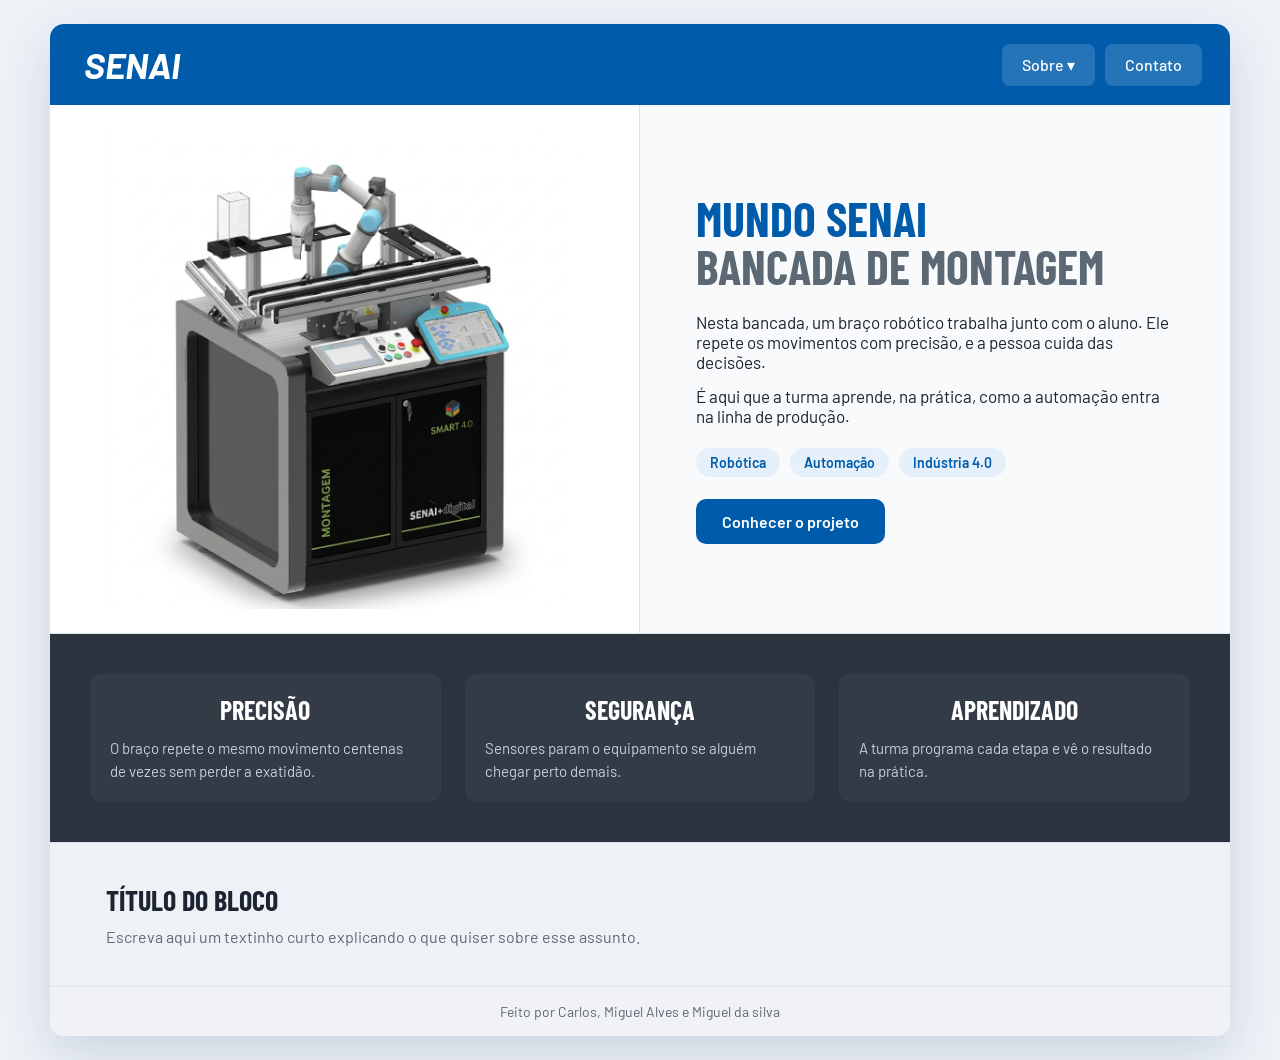
<file: mundoSenai.html>
<!DOCTYPE html>
<html lang="pt-BR">
<head>
  <meta charset="utf-8">
  <meta name="viewport" content="width=device-width, initial-scale=1">
  <title>Mundo SENAI – Bancada de montagem</title>
  <link rel="stylesheet" href="https://fonts.googleapis.com/css2?family=Barlow:wght@400;500;600&family=Barlow+Condensed:wght@700&display=swap">
  <link rel="stylesheet" href="./style.css">
  <script src="./script.js"defer></script>
</head>
<body>
<div class="site">
  <header>
    <button class="logo" onclick="mostrarPagina('bancada')">SENAI</button>

    <nav>
      <div class="caixa-menu">
        <button class="botao-menu" onclick="alternarMenu()">Sobre ▾</button>
        <ul class="lista-menu" id="menuSobre">
          <li><button onclick="mostrarPagina('bancada')"><span class="bolinha-icone"></span> Bancada de montagem</button></li>
          <li><button onclick="mostrarPagina('projeto')"><span class="bolinha-icone"></span> Projeto</button></li>
          <li><button onclick="mostrarPagina('projeto')"><span class="bolinha-icone"></span> Projeto</button></li>
          <li><button onclick="mostrarPagina('projeto')"><span class="bolinha-icone"></span> Projeto</button></li>
          <li><button onclick="mostrarPagina('projeto')"><span class="bolinha-icone"></span> Projeto</button></li>
          <li><button onclick="mostrarPagina('projeto')"><span class="bolinha-icone"></span> Projeto</button></li>
        </ul>
      </div>
      <button class="botao-menu" onclick="mostrarPagina('contato')">Contato</button>
    </nav>
  </header>

  <main>
    <section class="pagina ativa" id="bancada">
      <div class="coluna-imagem">
        <img src="./bancada_montagem.jpg" alt="bancada">
      </div>
      <div class="coluna-texto">
        <h1><span class="linha-azul">Mundo SENAI</span><span class="linha-cinza">Bancada de montagem</span></h1>
        <p>Nesta bancada, um braço robótico trabalha junto com o aluno. Ele repete os movimentos com precisão, e a pessoa cuida das decisões.</p>
        <p>É aqui que a turma aprende, na prática, como a automação entra na linha de produção.</p>
        <ul class="tags"><li>Robótica</li><li>Automação</li><li>Indústria 4.0</li></ul>
        <button class="botao-acao" onclick="mostrarPagina('projeto')">Conhecer o projeto</button>
      </div>
      <div class="bloco-extra">
        <div class="grade-extra">
          <div class="item-extra">
            <h3>Precisão</h3>
            <p>O braço repete o mesmo movimento centenas de vezes sem perder a exatidão.</p>
          </div>
          <div class="item-extra">
            <h3>Segurança</h3>
            <p>Sensores param o equipamento se alguém chegar perto demais.</p>
          </div>
          <div class="item-extra">
            <h3>Aprendizado</h3>
            <p>A turma programa cada etapa e vê o resultado na prática.</p>
          </div>
        </div>
      </div>

      <div class="bloco-simples">
        <h2>Título do bloco</h2>
        <p>Escreva aqui um textinho curto explicando o que quiser sobre esse assunto.</p>
      </div>
    </section>

    <section class="pagina" id="projeto">
      <div class="coluna-imagem">
        <img src="./bancada_montagem.jpg" alt="bancada">
      </div>
      <div class="coluna-texto">
        <h1><span class="linha-azul">O projeto</span><span class="linha-cinza">Como funciona</span></h1>
        <p>O braço pega peças e encaixa em sequência. A turma programa a velocidade, o caminho e os pontos de parada.</p>
        <p>O objetivo é simular, com segurança, uma linha de montagem de verdade.</p>
        <ul class="tags"><li>Programação</li><li>Segurança</li></ul>
      </div>
    </section>

    <!-- Página 3: Equipe -->
    <section class="pagina" id="equipe">
      <div class="coluna-imagem">

      </div>
      <div class="coluna-texto">
        <h1><span class="linha-azul">Equipe</span><span class="linha-cinza">Quem fez este site</span></h1>
        <ul class="lista-equipe">
          <li><span class="avatar">C</span> Carlos</li>
          <li><span class="avatar">M</span> Miguel Alves</li>
          <li><span class="avatar">M</span> Miguel da Silva</li>
        </ul>
      </div>
    </section>

    <!-- Página 4: Contato -->
    <section class="pagina" id="contato">
      <div class="coluna-texto">
        <h1><span class="linha-azul">Contato</span><span class="linha-cinza">Fale com a gente</span></h1>
        <p>Quer saber mais sobre a bancada? Escreva pra gente.</p>
        <button class="botao-acao" onclick="mostrarPagina('equipe')">Integrantes</button>
      </div>
    </section>

  </main>

  <footer>Feito por Carlos, Miguel Alves e Miguel da silva</footer>
</div>
</body>
</html>
</file>
<file: style.css>
/* ===================================================
   CORES E FONTE — mude aqui pra mudar o site inteiro
=================================================== */
:root {
  --azul: #005CAB;
  --azul-escuro: #00417a;
  --azul-clarinho: #e6f0fa;
  --fundo: #eef2f7;
  --texto: #1b2430;
  --cinza: #5d6875;
  --borda: #d9e1ea;
  --fundo-alt: #dfe6ee;
}

/* box-sizing global: padding e borda contam DENTRO da largura do elemento,
   assim não precisa fazer conta pra descobrir o tamanho final de nada */
* {
  box-sizing: border-box;
}

body {
  margin: 0;
  font-family: Barlow, sans-serif;
  background: var(--fundo);
  color: var(--texto);
  display: flex;
  justify-content: center;
  padding: 24px;
}

/* caixa branca principal que contém o site inteiro */
.site {
  max-width: 1180px;
  width: 100%;
  background: white;
  border-radius: 14px;
  overflow: hidden;
  box-shadow: 0 18px 50px rgba(0, 50, 100, 0.15);
}

/* ===================================================
   CABEÇALHO
=================================================== */
header {
  background: var(--azul);
  display: flex;
  align-items: center;
  justify-content: space-between;
  padding: 18px 28px;
}

.logo {
  color: white;
  font: italic 700 36px Barlow, sans-serif;
  background: none;
  border: none;
  cursor: pointer;
}

nav {
  display: flex;
  gap: 10px;
}

.botao-menu {
  background: rgba(255, 255, 255, 0.15);
  color: white;
  border: none;
  border-radius: 8px;
  padding: 11px 20px;
  font: 500 16px Barlow, sans-serif;
  cursor: pointer;
  transition: background 0.2s;
}

.botao-menu:hover {
  background: rgba(255, 255, 255, 0.3);
}

/* ===================================================
   MENU "SOBRE" — abre igual um select
=================================================== */
.caixa-menu {
  position: relative;
}

.lista-menu {
  position: absolute;
  top: 54px;
  right: 0;
  width: 270px;
  background: white;
  border-radius: 12px;
  box-shadow: 0 20px 45px rgba(0, 30, 70, 0.3);
  list-style: none;
  margin: 0;
  padding: 8px;
  display: none;
}

.lista-menu.aberto {
  display: block;
}

.lista-menu button {
  width: 100%;
  text-align: left;
  background: none;
  border: none;
  padding: 12px;
  border-radius: 8px;
  font: 500 15px Barlow, sans-serif;
  color: var(--texto);
  cursor: pointer;
  display: flex;
  align-items: center;
  gap: 12px;
}

.lista-menu button:hover {
  background: var(--azul-clarinho);
}

.bolinha-icone {
  flex: none;
  width: 34px;
  height: 34px;
  border-radius: 8px;
  background: var(--azul-clarinho);
  color: var(--azul);
  display: flex;
  align-items: center;
  justify-content: center;
  font-weight: 700;
}

/* ===================================================
   CONTEÚDO PRINCIPAL (imagem + texto de cada página)
=================================================== */
main {
  display: grid;
  grid-template-columns: 1fr 1fr;
  min-height: 520px;
}

/* só a página "ativa" aparece; as outras ficam escondidas */
.pagina {
  display: none;
}

/* display: contents faz os FILHOS da seção (imagem, texto, blocos extras)
   entrarem direto no grid do <main>, como se a <section> não existisse.
   É por isso que .bloco-extra consegue esticar a largura toda por baixo. */
.pagina.ativa {
  display: contents;
}

.coluna-imagem {
  background: white;
  border-right: 1px solid var(--borda);
  display: flex;
  align-items: center;
  justify-content: center;
  padding: 24px;
}

.coluna-imagem img {
  max-width: 100%;
  max-height: 480px;
}

.coluna-texto {
  background: #f8fafc;
  padding: 56px;
  display: flex;
  flex-direction: column;
  justify-content: center;
}

.coluna-texto h1 {
  font: 700 48px "Barlow Condensed", sans-serif;
  text-transform: uppercase;
  line-height: 1;
  margin: 0 0 22px;
}

.linha-azul {
  color: var(--azul);
  display: block;
}

.linha-cinza {
  color: var(--cinza);
  display: block;
}

.coluna-texto p {
  font-size: 17px;
  max-width: 55ch;
  margin: 0 0 14px;
}

/* na página de Contato, o texto ocupa o espaço todo (as 2 colunas) */
#contato .coluna-texto {
  grid-column: 1 / -1;
  align-items: center;
  text-align: center;
}

#contato .coluna-texto p {
  max-width: 60ch;
}

#contato .botao-acao {
  align-self: center;
}

/* ===================================================
   BLOCO EXTRA — fundo escuro, pra colocar em qualquer página
=================================================== */
.bloco-extra {
  grid-column: 1 / -1;
  /* ocupa as 2 colunas do grid, de ponta a ponta */
  border-top: 1px solid var(--borda);
  background: #2b333f;
  padding: 40px;
}

.bloco-extra2 {
  grid-column: 1 / -1;
  /* ocupa as 2 colunas do grid, de ponta a ponta */
  border-top: 1px solid var(--borda);
  background: var(--fundo-alt);
  padding: 40px;
}

/* grid simples de 3 colunas iguais, usado na página Bancada */
.grade-extra {
  display: grid;
  grid-template-columns: repeat(3, 1fr);
  gap: 24px;
}

@media (max-width: 800px) {
  .grade-extra {
    grid-template-columns: 1fr;
  }
}

/* grid com áreas nomeadas, usado na página Projeto (título em cima,
   card maior à esquerda embaixo, card menor à direita embaixo) */
.grade-extra2 {
  display: grid;
  grid-template-columns: repeat(3, 1fr);
  /* "auto" deixa cada linha crescer conforme o conteúdo -
     assim a imagem dentro do extra2 não fica cortada nem estica demais */
  grid-template-rows: auto minmax(220px, auto);
  grid-template-areas:
    "extra1 extra1 extra1"
    "extra2 extra2 extra3"
    "extra4 extra5 extra6"
  ;
  gap: 24px;
}

.grade-extra-piramide {
    display: grid;
    grid-template-columns: repeat(11, minmax(0, 1fr));
    gap: 24px;

    grid-template-areas:
        ". . . . piramide-1 piramide-1 piramide-1 . . . ."
        ". . . piramide-2 piramide-2 piramide-2 piramide-2 piramide-2 . . ."
        ". . piramide-3 piramide-3 piramide-3 piramide-3 piramide-3 piramide-3 piramide-3 . ."
        ". piramide-4 piramide-4 piramide-4 piramide-4 piramide-4 piramide-4 piramide-4 piramide-4 piramide-4 ."
        "piramide-5 piramide-5 piramide-5 piramide-5 piramide-5 piramide-5 piramide-5 piramide-5 piramide-5 piramide-5 piramide-5"
        ". piramide-6 piramide-6 piramide-6 piramide-6 piramide-6 piramide-6 piramide-6 piramide-6 piramide-6 .";
}

.piramide-1 { grid-area: piramide-1; }
.piramide-2 { grid-area: piramide-2; }
.piramide-3 { grid-area: piramide-3; }
.piramide-4 { grid-area: piramide-4; }
.piramide-5 { grid-area: piramide-5; }
.piramide-6 { grid-area: piramide-6; }

.extra1 {
  grid-area: extra1;
}

.extra2 {
  grid-area: extra2;
}

.extra3 {
  grid-area: extra3;
}

.extra4 {
  grid-area: extra4;
}

.extra5 {
  grid-area: extra5;
}

.extra6 {
  grid-area: extra6;
}

.extra1 p {
  text-align: center;
}

/* aparência de "card" compartilhada por todos os itens extras,
   seja no .grade-extra (3 iguais) ou no .grade-extra2 (com áreas) */
.item-extra {
  background: rgba(255, 255, 255, 0.04);
  border-radius: 10px;
  padding: 20px;
  display: flex;
  flex-direction: column;
}

.item-extra h3 {
  color: white;
  font: 700 26px "Barlow Condensed", sans-serif;
  text-transform: uppercase;
  text-align: center;
  margin: 0 0 12px;
}

.item-extra p {
  color: #c7cdd6;
  font-size: 15px;
  line-height: 1.5;
  margin: 0;
}

.item-extra2 {
  background: var(--fundo);
  border-radius: 10px;
  padding: 20px;
  display: flex;
  flex-direction: column;
}

.item-extra2 h3 {
  color: var(--azul);
  font: 700 26px "Barlow Condensed", sans-serif;
  text-transform: uppercase;
  text-align: center;
  margin: 0 0 12px;
}

.item-extra2 p {
  color: var(--azul-escuro);
  font-size: 15px;
  line-height: 1.5;
  margin: 0;
}

/* imagem dentro de um card: altura fixa com corte (cover),
   assim ela nunca estica a linha do grid inteira */
.img-extra {
  display: block;
  width: 100%;
  flex: 1;
  min-height: 200px;
  /* nunca fica menor que isso */
  object-fit: cover;
  border-radius: 8px;
  margin-bottom: 14px;
}

/* no card sem imagem (extra1 e extra3), centraliza o conteúdo
   verticalmente, pra não ficar tudo "jogado" lá em cima */
.extra1,
.extra3 {
  justify-content: center;
}

.extra1 p,
.extra3 p {
  text-align: center;
}

@media (max-width: 800px) {
  .grade-extra {
    grid-template-columns: 1fr;
  }

  /* empilha o grid de áreas também, um card embaixo do outro */
  .grade-extra2 {
    grid-template-columns: 1fr;
    grid-template-rows: auto;
    grid-template-areas:
      "extra1"
      "extra2"
      "extra3"
      "extra4"
      "extra5"
      "extra6"
    ;
  }
}

/* ===================================================
   BLOCO SIMPLES — fundo claro (padrão do site), sem grid,
   pra texto livre tipo a página de Contato
=================================================== */
.bloco-simples {
  grid-column: 1 / -1;
  border-top: 1px solid var(--borda);
  background: var(--fundo);
  padding: 40px 56px;
}

.bloco2 {
  background-color: var(--fundo-alt);
}

.bloco-simples h2 {
  font: 700 28px "Barlow Condensed", sans-serif;
  text-transform: uppercase;
  color: var(--texto);
  margin: 0 0 10px;
}

.bloco-simples p {
  color: var(--cinza);
  font-size: 16px;
  max-width: 70ch;
  margin: 0;
}

/* ===================================================
   HERO — imagem em banner, ocupando a largura toda
=================================================== */
.hero-imagem {
  grid-column: 1 / -1;
  width: 100%;
  overflow: hidden;
}

.hero-imagem img {
  width: 100%;
  height: auto;
  display: block;
}

/* quando a página usa hero, o texto também ocupa a largura toda,
   ficando abaixo do banner em vez de do lado */
.hero-texto {
  grid-column: 1 / -1;
}

/* Página Tecnologia: conteúdo em largura total */
main:has(#tecnologia.ativa),
main:has(#redes.ativa),
main:has(#metodologias.ativa) {
  display: block;
}

#tecnologia .coluna-texto,
#redes .coluna-texto,
#metodologias .coluna-texto {
  width: 100%;
  padding: 56px;
}

/* ===================================================
   TAGS coloridas ("Robótica", "Automação"...)
=================================================== */
.tags {
  display: flex;
  flex-wrap: wrap;
  gap: 10px;
  padding: 0;
  list-style: none;
  margin: 8px 0 0;
}

.tags li {
  background: var(--azul-clarinho);
  color: var(--azul);
  border-radius: 99px;
  padding: 6px 14px;
  font-weight: 600;
  font-size: 14px;
}

/* ===================================================
   BOTÃO DE AÇÃO (azul, tipo "Conhecer o projeto")
=================================================== */
.botao-acao {
  margin-top: 22px;
  background: var(--azul);
  color: white;
  border: none;
  border-radius: 10px;
  padding: 13px 26px;
  font: 600 16px Barlow, sans-serif;
  cursor: pointer;
  align-self: flex-start;
  transition: background 0.2s;
}

.botao-acao:hover {
  background: var(--azul-escuro);
}

/* ===================================================
   LISTA DA EQUIPE
=================================================== */
.lista-equipe {
  list-style: none;
  padding: 0;
  max-width: 460px;
}

.lista-equipe li {
  background: white;
  border: 1px solid var(--borda);
  border-radius: 12px;
  padding: 16px;
  margin-bottom: 10px;
  font-weight: 600;
  display: flex;
  align-items: center;
  gap: 12px;
}

.item-equipe {
  width: 100%;
  padding: 0;
  display: flex;
  align-items: center;
  gap: 12px;
  background: none;
  border: none;
  color: var(--texto);
  font: 600 16px Barlow, sans-serif;
  text-align: left;
  cursor: pointer;
}

.item-equipe:hover {
  color: var(--azul);
}

.perfil-equipe .coluna-texto {
  grid-column: 1;
  grid-row: 1;
  align-items: flex-start;
  text-align: left;
}

.perfil-imagem {
  grid-column: 2;
  grid-row: 1;
  min-height: 520px;
  padding: 24px;
  overflow: hidden;
}

.perfil-imagem img {
  width: 100%;
  height: 100%;
  max-width: none;
  max-height: none;
  object-fit: cover;
  border-radius: 12px;
}

.foto-carlos {
  object-position: 18% center;
}

.foto-miguel-alves {
  object-position: 50% center;
}

.foto-miguel-silva {
  object-position: 82% center;
}

.dados-equipe {
  width: min(100%, 560px);
  background: white;
  border: 1px solid var(--borda);
  border-radius: 12px;
  padding: 20px 24px;
}

.dados-equipe p {
  margin: 0 0 12px;
}

.dados-equipe p:last-child {
  margin-bottom: 0;
}

.dados-equipe a {
  color: var(--azul);
}

.avatar {
  width: 40px;
  height: 40px;
  border-radius: 50%;
  background: var(--azul);
  color: white;
  display: flex;
  align-items: center;
  justify-content: center;
  font-weight: 700;
}

/* ===================================================
   RODAPÉ
=================================================== */
footer {
  text-align: center;
  padding: 16px;
  color: var(--cinza);
  background: #f0f2f5;
  border-top: 1px solid var(--borda);
  font-size: 14px;
}

/* ===================================================
   RESPONSIVO: TELAS DE CELULAR (até 800px)
=================================================== */
@media (max-width: 800px) {
  main {
    grid-template-columns: 1fr;
  }

  .coluna-imagem {
    border-right: none;
    border-bottom: 1px solid var(--borda);
  }

  .coluna-texto {
    padding: 32px 24px;
  }

  .coluna-texto h1 {
    font-size: 38px;
  }

  .perfil-equipe .coluna-texto {
    grid-column: 1;
    grid-row: 2;
  }

  .perfil-imagem {
    grid-column: 1;
    grid-row: 1;
    min-height: 300px;
    height: 300px;
    padding: 16px;
    border-right: none;
    border-bottom: 1px solid var(--borda);
  }
}

/* ===================================================
   MENU HAMBÚRGUER (mobile) — começa escondido
=================================================== */
.botao-hamburguer {
  display: none;
  background: rgba(255, 255, 255, 0.15);
  color: white;
  border: none;
  border-radius: 8px;
  padding: 8px 14px;
  font-size: 20px;
  cursor: pointer;
}

.menu-mobile {
  display: none;
  list-style: none;
  margin: 0;
  padding: 8px;
  background: var(--azul-escuro);
}

.menu-mobile button {
  width: 100%;
  text-align: left;
  background: none;
  border: none;
  color: white;
  padding: 12px;
  font: 500 16px Barlow, sans-serif;
  cursor: pointer;
}

.menu-mobile button:hover {
  background: rgba(255, 255, 255, 0.15);
}

.menu-mobile-separador {
  padding: 10px 12px 4px;
  color: rgba(255, 255, 255, 0.4);
  font-size: 12px;
  font-weight: 600;
  text-transform: uppercase;
  letter-spacing: 0.08em;
}

.menu-mobile.aberto {
  display: block;
}

/* telas menores que 450px: "Sobre" e "Contato" viram hambúrguer */
@media (max-width: 600px) {
  nav {
    display: none;
  }

  .botao-hamburguer {
    display: block;
  }
}

/* CELULAR E TABLETS */
@media (max-width: 768px) {
    .grade-extra-piramide {
        display: flex;
        flex-wrap: wrap;
        justify-content: center;
        align-items: stretch;
        gap: 16px;
        width: 100%;
        box-sizing: border-box;
    }

    .piramide-1,
    .piramide-2,
    .piramide-3,
    .piramide-4,
    .piramide-5,
    .piramide-6 {
        grid-area: auto;
        flex: 1 1 220px;
        min-width: 0;
        max-width: 100%;
        box-sizing: border-box;
        overflow-wrap: break-word;
    }
}

/* CELULARES PEQUENOS */
@media (max-width: 480px) {
    .grade-extra-piramide {
        grid-template-columns: minmax(0, 1fr);
        gap: 16px;
    }
}
</file>
